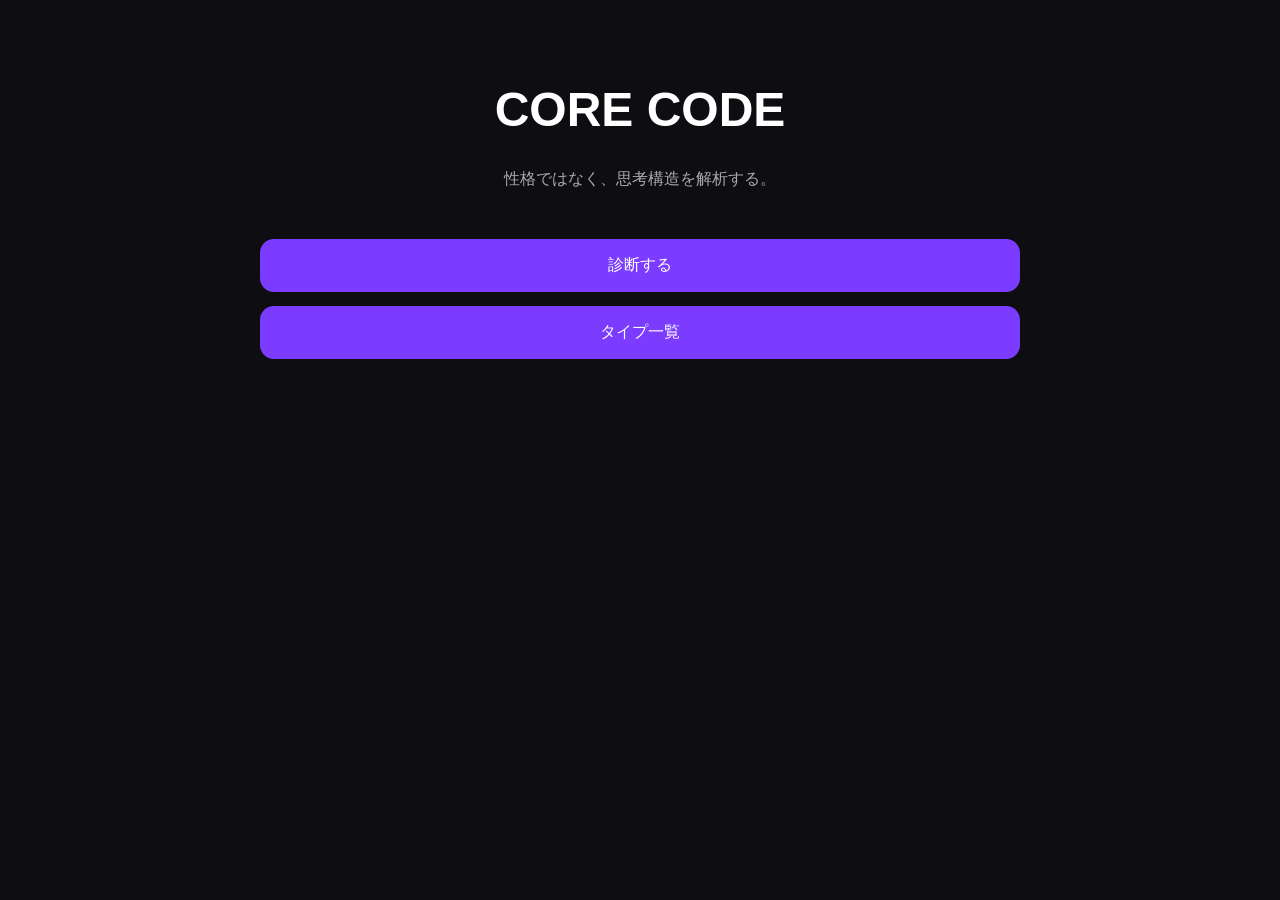
<file: index.html>
<!DOCTYPE html>
<html lang="ja">
<head>
  <meta charset="UTF-8">
  <meta name="viewport" content="width=device-width, initial-scale=1.0">
  <title>CORE CODE</title>
  <link rel="stylesheet" href="style.css?v=1">
</head>
<body>

<main class="container home">
  <h1>CORE CODE</h1>
  <p class="subtitle">性格ではなく、思考構造を解析する。</p>

  <button onclick="location.href='diagnose.html'">診断する</button>
  <button onclick="location.href='types.html'">タイプ一覧</button>
</main>

</body>
</html>
</file>
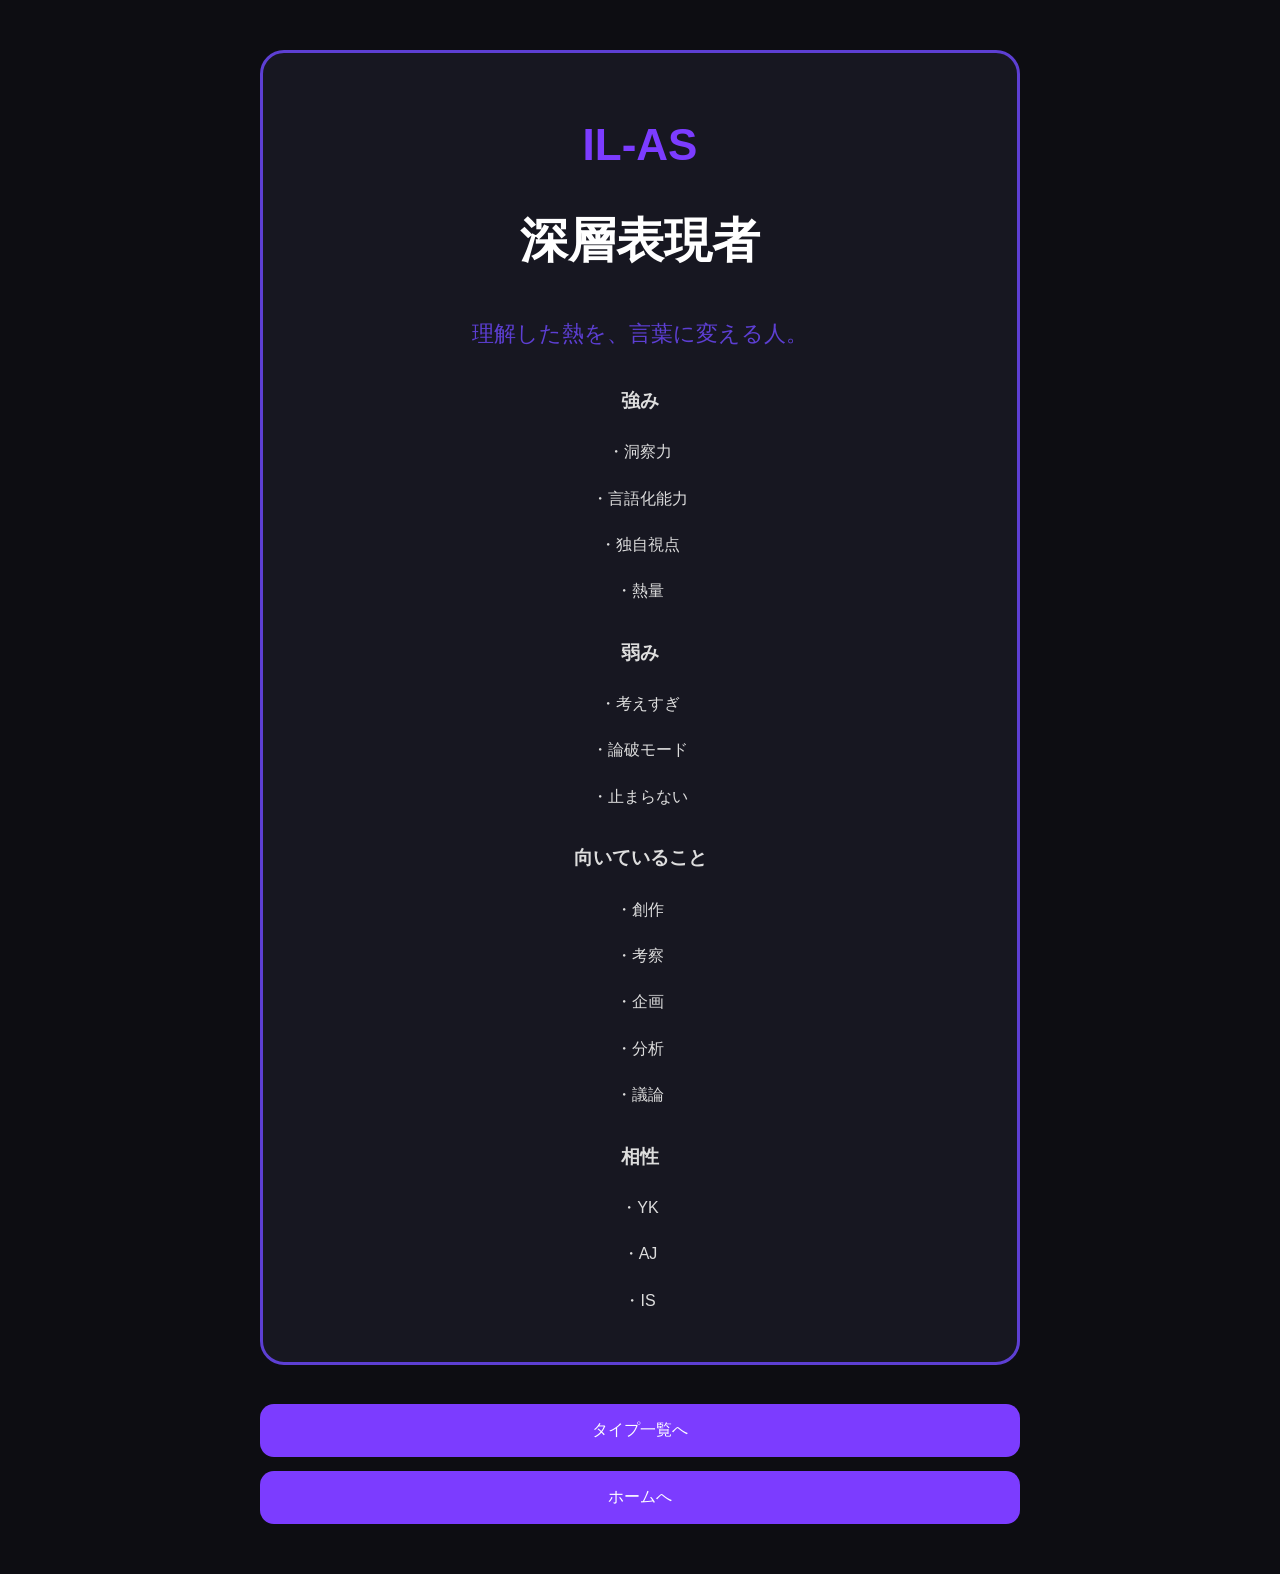
<file: detail.html>
<!DOCTYPE html>
<html lang="ja">
<head>
  <meta charset="UTF-8">
  <meta name="viewport" content="width=device-width, initial-scale=1.0">
  <title>CORE CODE 詳細</title>
  <link rel="stylesheet" href="style.css?v=3">
</head>
<body>

<main class="container">

  <section id="detail" class="card">
    <h2 id="detailCode"></h2>
    <h1 id="detailName"></h1>
    <div id="detailText"></div>
  </section>

  <button onclick="location.href='types.html'">タイプ一覧へ</button>
  <button onclick="location.href='index.html'">ホームへ</button>

</main>

<script src="typeData.js?v=3"></script>

<script>
const params = new URLSearchParams(location.search);
const type = params.get("type") || "IL-AS";

const data = getTypeData(type);

document.getElementById("detailCode").innerText = type;
document.getElementById("detailName").innerText = data.title;

document.getElementById("detailText").innerHTML = `
  <p style="color:${data.color}; font-size:22px;">
    ${data.quote}
  </p>

  <h3>強み</h3>
  ${data.strengths.map(x => "<p>・" + x + "</p>").join("")}

  <h3>弱み</h3>
  ${data.weak.map(x => "<p>・" + x + "</p>").join("")}

  <h3>向いていること</h3>
  ${data.jobs.map(x => "<p>・" + x + "</p>").join("")}

  <h3>相性</h3>
  ${data.match.map(x => "<p>・" + x + "</p>").join("")}
`;

document.getElementById("detail").style.borderColor = data.color;
</script>

</body>
</html>
</file>
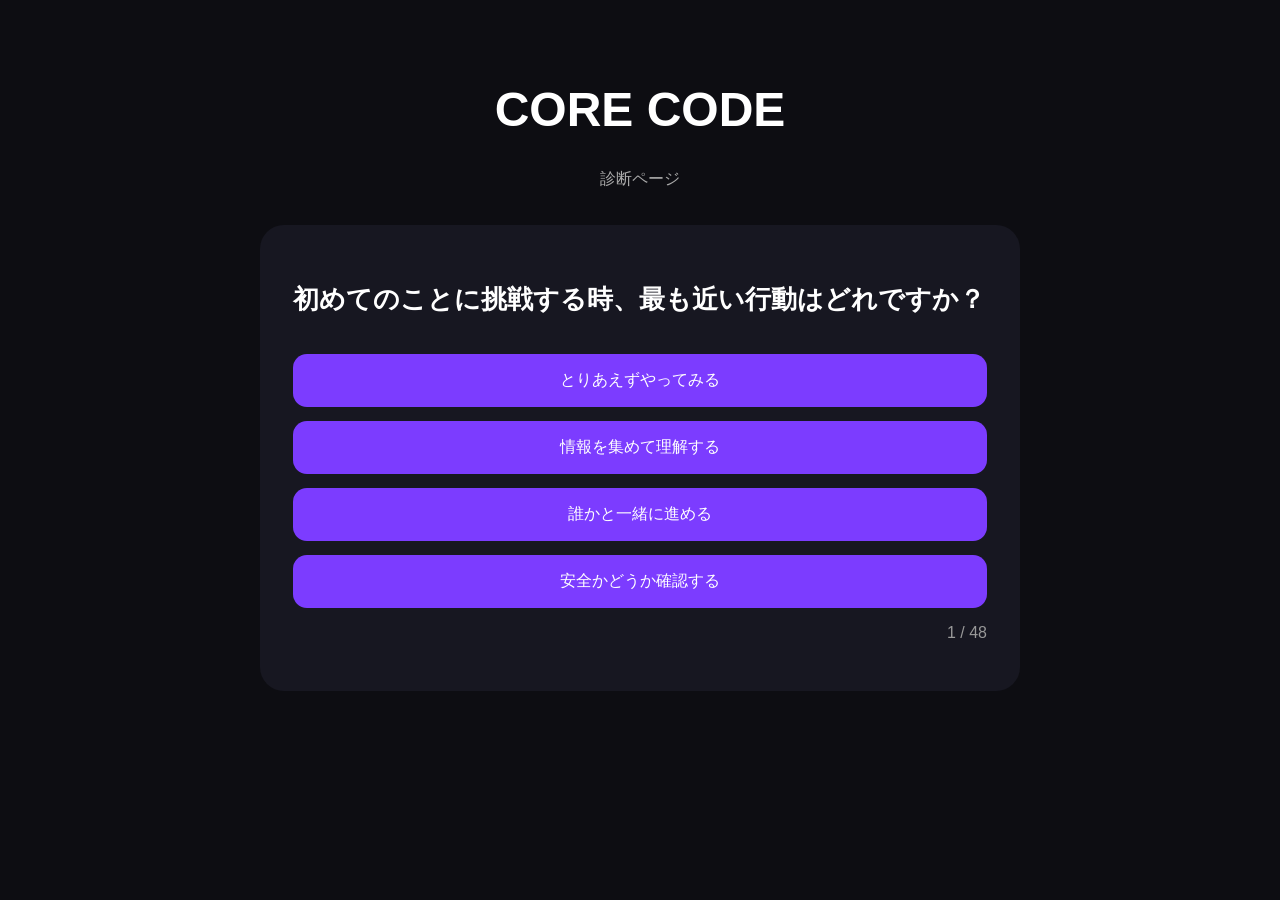
<file: diagnose.html>
<!DOCTYPE html>
<html lang="ja">
<head>
  <meta charset="UTF-8">
  <meta name="viewport" content="width=device-width, initial-scale=1.0">
  <title>CORE CODE 診断</title>
  <link rel="stylesheet" href="style.css?v=4">
</head>
<body>

<main class="container">
  <h1>CORE CODE</h1>
  <p class="subtitle">診断ページ</p>

  <section id="quiz" class="card">
    <h2 id="question"></h2>
    <div id="answers"></div>
    <p id="count"></p>
  </section>

  <section id="result" class="card hidden">
    <h2 id="resultCode"></h2>
    <h1 id="resultName"></h1>
    <div id="resultText"></div>

    <h2>CORE BALANCE</h2>

    <div class="gauge"><div class="gauge-top"><span>D</span><span id="textD">0%</span></div><div class="bar"><div id="barD" class="fill"></div></div></div>
    <div class="gauge"><div class="gauge-top"><span>I</span><span id="textI">0%</span></div><div class="bar"><div id="barI" class="fill"></div></div></div>
    <div class="gauge"><div class="gauge-top"><span>A</span><span id="textA">0%</span></div><div class="bar"><div id="barA" class="fill"></div></div></div>
    <div class="gauge"><div class="gauge-top"><span>Y</span><span id="textY">0%</span></div><div class="bar"><div id="barY" class="fill"></div></div></div>

    <div class="gauge"><div class="gauge-top"><span>S</span><span id="textS">0%</span></div><div class="bar"><div id="barS" class="fill"></div></div></div>
    <div class="gauge"><div class="gauge-top"><span>J</span><span id="textJ">0%</span></div><div class="bar"><div id="barJ" class="fill"></div></div></div>
    <div class="gauge"><div class="gauge-top"><span>K</span><span id="textK">0%</span></div><div class="bar"><div id="barK" class="fill"></div></div></div>
    <div class="gauge"><div class="gauge-top"><span>L</span><span id="textL">0%</span></div><div class="bar"><div id="barL" class="fill"></div></div></div>

    <button id="detailButton">詳細を見る</button>
    <button onclick="location.reload()">もう一度診断する</button>
    <button onclick="location.href='index.html'">ホームへ</button>
  </section>
</main>

<script src="typeData.js?v=6"></script>
<script src="script.js?v=6"></script>
  
</body>
</html>
</file>
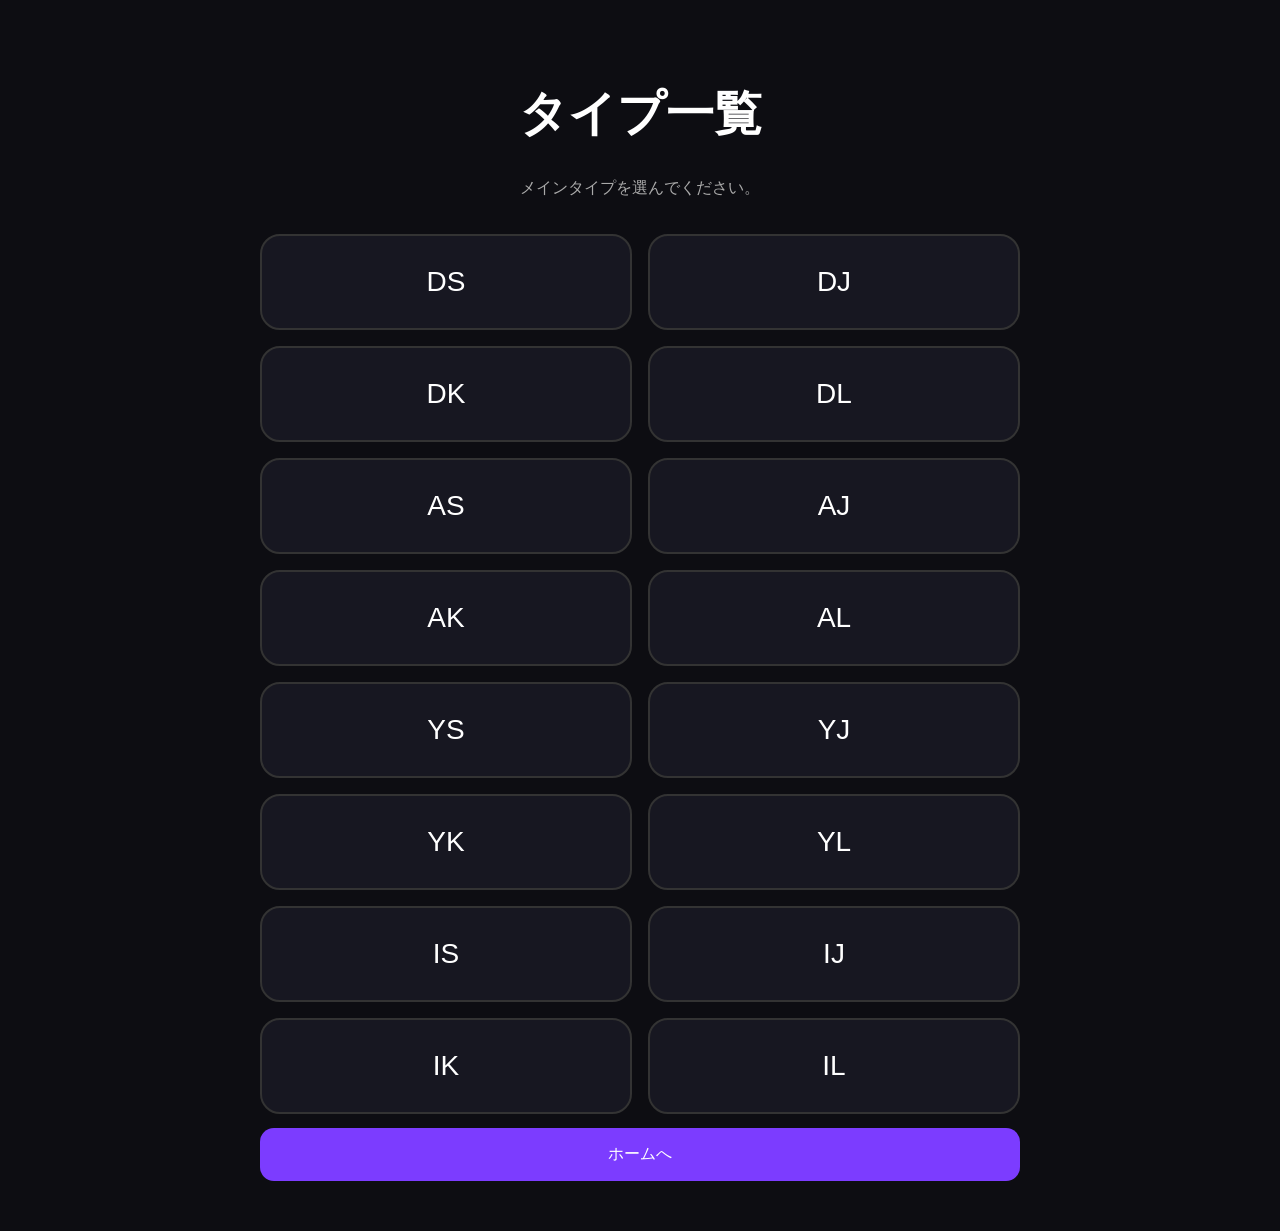
<file: types.html>
<!DOCTYPE html>
<html lang="ja">
<head>
  <meta charset="UTF-8">
  <meta name="viewport" content="width=device-width, initial-scale=1.0">
  <title>CORE CODE タイプ一覧</title>
  <link rel="stylesheet" href="style.css?v=1">
</head>
<body>

<main class="container">
  <h1>タイプ一覧</h1>
  <p class="subtitle">メインタイプを選んでください。</p>

  <div id="mainTypes" class="grid"></div>

  <div id="subArea" class="hidden">
    <h2 id="selectedMain"></h2>
    <p class="subtitle">サブタイプを選んでください。</p>
    <div id="subTypes" class="grid"></div>
  </div>

  <button onclick="location.href='index.html'">ホームへ</button>
</main>

<script src="typeData.js?v=1"></script>
<script src="script.js?v=1"></script>

</body>
</html>
</file>
<file: style.css>
body{
  margin:0;
  background:#0d0d12;
  color:white;
  font-family:sans-serif;
}

.container{
  width:90%;
  max-width:760px;
  margin:auto;
  padding:50px 0;
}

h1{
  text-align:center;
  font-size:48px;
}

.subtitle{
  text-align:center;
  color:#aaa;
  margin-bottom:35px;
}

.card{
  background:#171721;
  padding:30px;
  border-radius:24px;
  border:3px solid transparent;
  margin-bottom:25px;
}

button{
  width:100%;
  padding:16px;
  margin-top:14px;
  border:none;
  border-radius:14px;
  background:#7c3cff;
  color:white;
  font-size:16px;
}

#question{
  font-size:26px;
  line-height:1.5;
}

#count{
  color:#999;
  text-align:right;
}

.hidden{
  display:none;
}

.grid{
  display:grid;
  grid-template-columns:1fr 1fr;
  gap:16px;
}

.type-card{
  background:#171721;
  padding:30px;
  border-radius:20px;
  text-align:center;
  font-size:28px;
  border:2px solid #333;
}

.type-card:hover{
  border-color:#7c3cff;
}

#result,
#detail{
  text-align:center;
}

#resultCode,
#detailCode{
  font-size:44px;
  color:#7c3cff;
}

#resultText,
#detailText{
  line-height:1.9;
  color:#ddd;
}

h3{
  margin-top:28px;
}
.gauge{
  margin:20px 0;
}

.bar{
  width:100%;
  height:20px;
  background:#222;
  border-radius:20px;
  overflow:hidden;
}

.fill{
  height:100%;
  width:0%;
  background:linear-gradient(90deg,#7c3cff,#d66bff);
  transition:0.5s;
}
</file>
